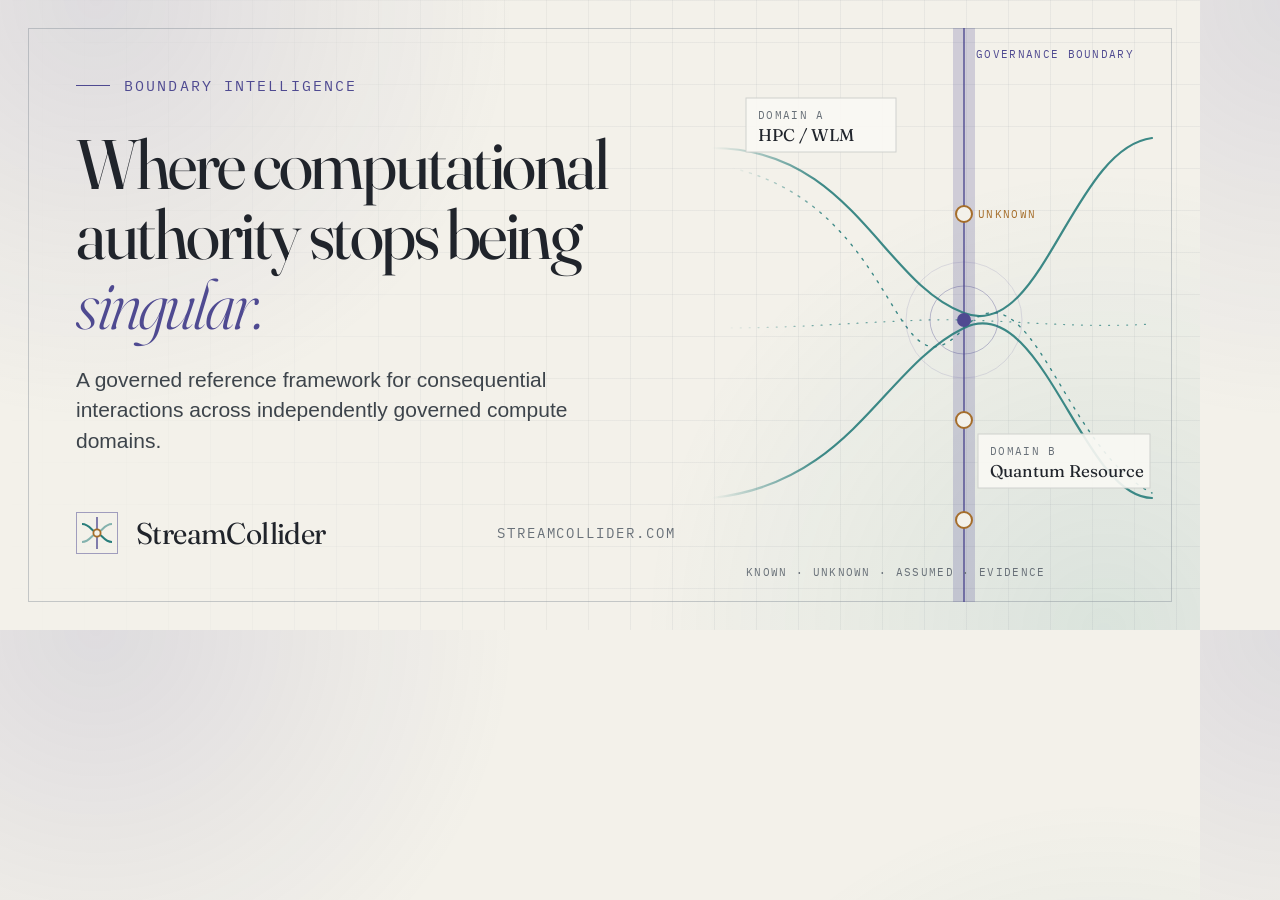
<file: scripts/og/og-card.html>
<!doctype html>
<html lang="en"><head><meta charset="utf-8">
<title>StreamCollider social card</title>
<!-- Build-time only: this template is rendered to site/assets/og-image.png by
     scripts/og/render_og.js. The published site never loads these fonts. -->
<link rel="preconnect" href="https://fonts.googleapis.com">
<link href="https://fonts.googleapis.com/css2?family=Fraunces:opsz,wght@9..144,300;9..144,400;9..144,500&family=IBM+Plex+Mono:wght@400;500&display=block" rel="stylesheet">
<style>
:root{--paper:#f3f1ea;--paper2:#ebe8df;--ink:#20242b;--muted:#687078;--rule:#cfd1ce;--structure:#87909a;--stream:#287d7b;--authority:#4f4a91;--unknown:#a56d2a;--white:#faf9f4}
*{box-sizing:border-box;margin:0;padding:0}
html,body{width:1200px;height:630px;overflow:hidden}
body{position:relative;color:var(--ink);font-family:"Fraunces",ui-serif,Georgia,serif;
 background:
  radial-gradient(circle at 8% 0%,rgba(79,74,145,.13),transparent 420px),
  radial-gradient(circle at 92% 100%,rgba(40,125,123,.12),transparent 460px),
  var(--paper)}
.grid{position:absolute;inset:0;background:
  linear-gradient(90deg,rgba(135,144,154,.10) 1px,transparent 1px),
  linear-gradient(rgba(135,144,154,.10) 1px,transparent 1px);background-size:42px 42px;
  -webkit-mask-image:linear-gradient(90deg,transparent 0%,#000 55%);mask-image:linear-gradient(90deg,transparent 0%,#000 55%)}
.frame{position:absolute;inset:28px;border:1px solid rgba(135,144,154,.45)}
.mono{font-family:"IBM Plex Mono",ui-monospace,monospace;text-transform:uppercase;letter-spacing:.14em}
.copy{position:absolute;left:76px;top:76px;width:600px;bottom:76px;display:flex;flex-direction:column}
.kicker{font-size:15px;color:var(--authority);display:flex;align-items:center;gap:14px}
.kicker::before{content:"";width:34px;height:1px;background:var(--authority)}
h1{margin-top:34px;font-weight:400;font-size:70px;line-height:1.0;letter-spacing:-.035em;font-variation-settings:"opsz" 144}
h1 em{font-style:italic;font-weight:300;color:var(--authority)}
.lede{margin-top:26px;font-family:ui-sans-serif,"Liberation Sans",system-ui,sans-serif;font-size:21px;line-height:1.45;color:#3d444b;max-width:520px}
.foot{margin-top:auto;display:flex;align-items:center;gap:18px}
.mark{width:42px;height:42px}
.brand{font-size:30px;letter-spacing:-.02em;font-variation-settings:"opsz" 72}
.url{margin-left:auto;font-size:14px;color:var(--muted)}
.field{position:absolute;right:28px;top:28px;width:470px;height:574px}
.field svg{width:100%;height:100%}
.lbl{font-family:"IBM Plex Mono",monospace;font-size:11px;letter-spacing:.12em;fill:var(--muted)}
.lbl.a{fill:var(--authority)}
.node{font-family:"Fraunces",serif;font-size:17px;fill:var(--ink)}
</style></head>
<body>
<div class="grid"></div>
<div class="frame"></div>

<section class="copy">
  <div class="kicker mono">Boundary Intelligence</div>
  <h1>Where computational authority stops being <em>singular.</em></h1>
  <p class="lede">A governed reference framework for consequential interactions across independently governed compute domains.</p>
  <div class="foot">
    <svg class="mark" viewBox="0 0 42 42" aria-hidden="true">
      <rect x=".5" y=".5" width="41" height="41" fill="none" stroke="#4f4a91" stroke-opacity=".5"/>
      <line x1="21" y1="5" x2="21" y2="37" stroke="#4f4a91" stroke-width="1.4"/>
      <path d="M6 12 C14 12 16 20 21 21 C26 22 28 30 36 30" fill="none" stroke="#287d7b" stroke-width="2"/>
      <path d="M6 30 C14 30 16 22 21 21 C26 20 28 12 36 12" fill="none" stroke="#287d7b" stroke-width="2" stroke-opacity=".55"/>
      <circle cx="21" cy="21" r="3.6" fill="#f3f1ea" stroke="#a56d2a" stroke-width="1.8"/>
    </svg>
    <span class="brand">StreamCollider</span>
    <span class="url mono">streamcollider.com</span>
  </div>
</section>

<div class="field">
<svg viewBox="0 0 470 574" aria-hidden="true">
  <defs>
    <linearGradient id="fade" x1="0" x2="1"><stop offset="0" stop-color="#287d7b" stop-opacity="0"/><stop offset=".25" stop-color="#287d7b" stop-opacity=".9"/><stop offset="1" stop-color="#287d7b" stop-opacity=".9"/></linearGradient>
  </defs>
  <!-- governance boundary -->
  <line x1="262" y1="0" x2="262" y2="574" stroke="#4f4a91" stroke-opacity=".22" stroke-width="22"/>
  <line x1="262" y1="0" x2="262" y2="574" stroke="#4f4a91" stroke-width="1.4"/>
  <text class="lbl a" x="274" y="30">GOVERNANCE BOUNDARY</text>

  <!-- streams -->
  <g fill="none" stroke="url(#fade)" stroke-linecap="round">
    <path d="M10 120 C150 120 180 255 262 285 C340 315 370 120 450 110" stroke-width="2.2"/>
    <path d="M10 470 C150 455 180 340 262 300 C340 262 380 470 450 470" stroke-width="2.2"/>
    <path d="M30 140 C200 180 190 380 262 300 C330 230 360 420 450 465" stroke-width="1.4" stroke-dasharray="2 7"/>
    <path d="M20 300 C120 300 200 290 262 292 C330 294 380 300 450 296" stroke-width="1.2" stroke-dasharray="1 8" stroke-opacity=".8"/>
  </g>

  <!-- nodes -->
  <g>
    <rect x="44" y="70" width="150" height="54" fill="#faf9f4" fill-opacity=".9" stroke="#cfd1ce"/>
    <text class="lbl" x="56" y="91">DOMAIN A</text><text class="node" x="56" y="113">HPC / WLM</text>
    <rect x="276" y="406" width="172" height="54" fill="#faf9f4" fill-opacity=".9" stroke="#cfd1ce"/>
    <text class="lbl" x="288" y="427">DOMAIN B</text><text class="node" x="288" y="449">Quantum Resource</text>
  </g>

  <!-- collision point -->
  <circle cx="262" cy="292" r="34" fill="none" stroke="#4f4a91" stroke-opacity=".35"/>
  <circle cx="262" cy="292" r="58" fill="none" stroke="#4f4a91" stroke-opacity=".15"/>
  <circle cx="262" cy="292" r="7" fill="#4f4a91"/>

  <!-- unknown markers -->
  <g fill="#f3f1ea" stroke="#a56d2a" stroke-width="2">
    <circle cx="262" cy="186" r="8"/><circle cx="262" cy="392" r="8"/><circle cx="262" cy="492" r="8"/>
  </g>
  <text class="lbl" x="276" y="190" style="fill:#a56d2a">UNKNOWN</text>

  <!-- legend -->
  <text class="lbl" x="44" y="548">KNOWN · UNKNOWN · ASSUMED · EVIDENCE</text>
</svg>
</div>
</body></html>
</file>
